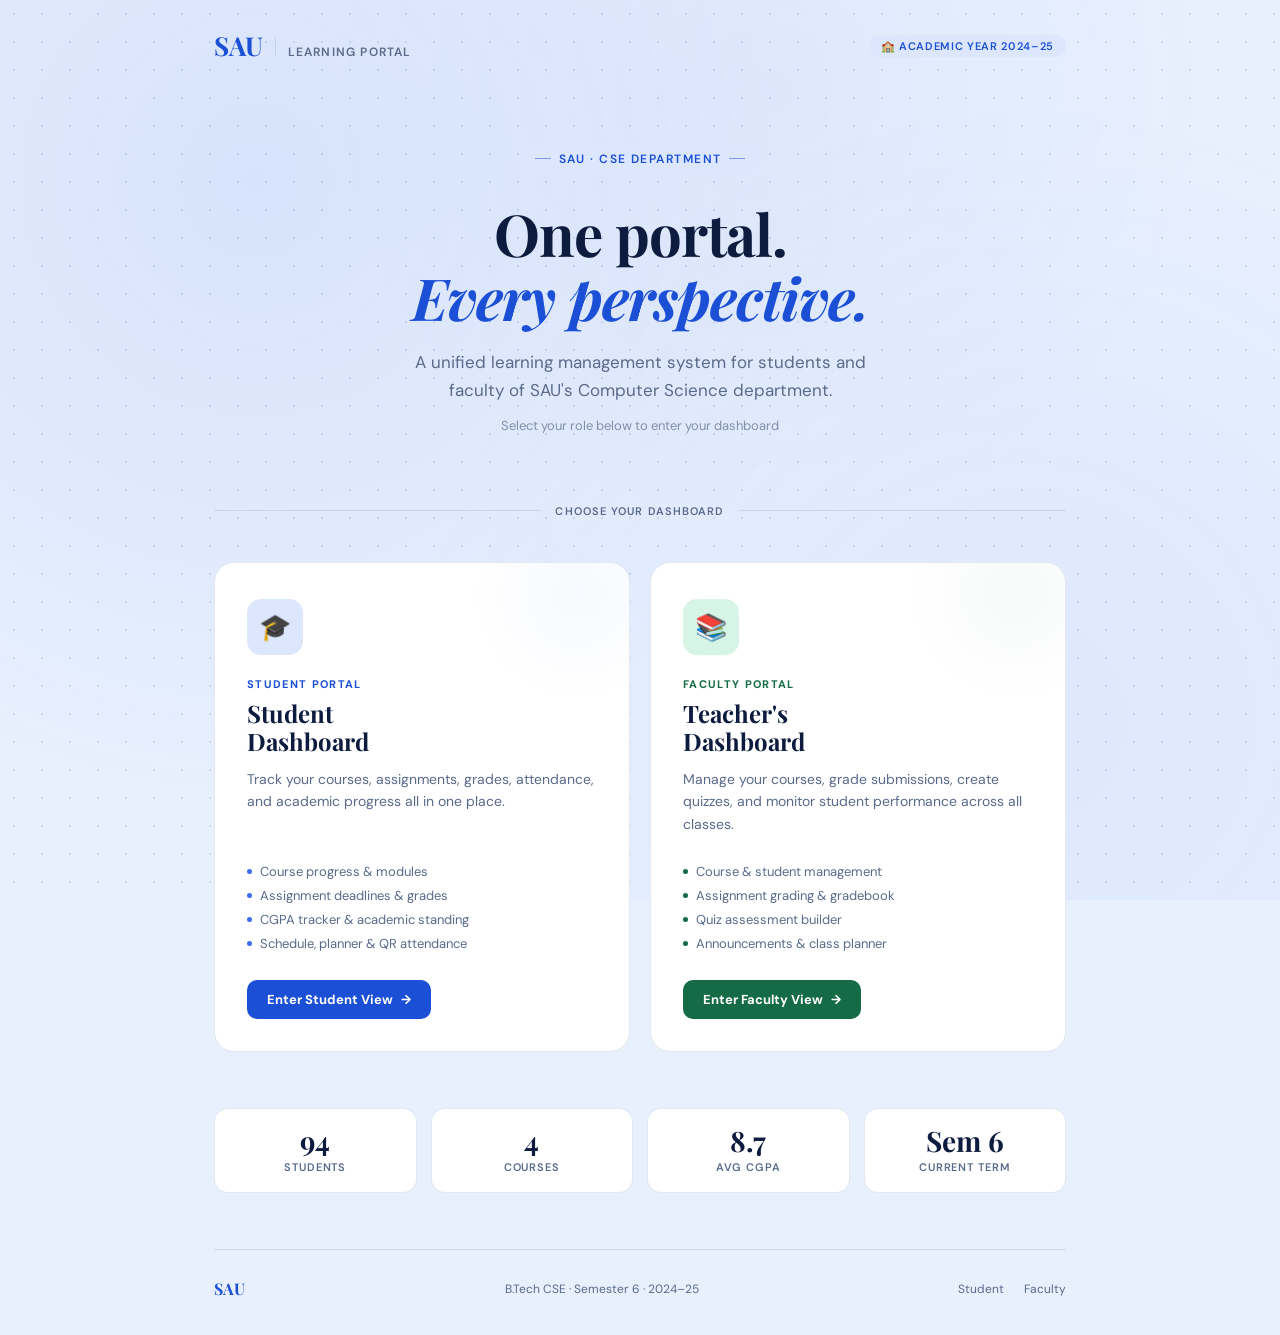
<file: index.html>
<!DOCTYPE html>
<html lang="en">
<head>
<meta charset="UTF-8">
<meta name="viewport" content="width=device-width, initial-scale=1.0">
<title>SAU Learning Portal</title>
<link href="https://fonts.googleapis.com/css2?family=Playfair+Display:ital,wght@0,700;1,700&family=DM+Sans:wght@400;500;600&display=swap" rel="stylesheet">
<style>
:root {
  --accent:       #1a4fd6;
  --accent-mid:   #3b6ef0;
  --accent-light: #dce7fd;
  --bg:           #e8f0fe;
  --surface:      #ffffff;
  --text:         #0d1b3e;
  --muted:        #5a6a8a;
  --border:       rgba(26,60,140,0.12);
  --green:        #146b45;
  --green-light:  #d6f5e7;
  --amber:        #a05a08;
  --amber-light:  #fef3dc;
}

*,*::before,*::after { margin:0; padding:0; box-sizing:border-box; }
html { font-size:16px; scroll-behavior:smooth; }

body {
  font-family: 'DM Sans', sans-serif;
  background: var(--bg);
  color: var(--text);
  min-height: 100vh;
  overflow-x: hidden;
}

/* ── BACKGROUND PATTERN ── */
body::before {
  content: '';
  position: fixed;
  inset: 0;
  background-image:
    radial-gradient(circle at 20% 20%, rgba(26,79,214,0.08) 0%, transparent 50%),
    radial-gradient(circle at 80% 80%, rgba(59,110,240,0.06) 0%, transparent 50%),
    radial-gradient(circle at 60% 10%, rgba(26,79,214,0.04) 0%, transparent 40%);
  pointer-events: none;
  z-index: 0;
}

/* ── DOT GRID ── */
body::after {
  content: '';
  position: fixed;
  inset: 0;
  background-image: radial-gradient(circle, rgba(26,60,140,0.12) 1px, transparent 1px);
  background-size: 28px 28px;
  pointer-events: none;
  z-index: 0;
}

.page {
  position: relative;
  z-index: 1;
  max-width: 900px;
  margin: 0 auto;
  padding: 0 24px;
}

/* ── NAV ── */
nav {
  display: flex;
  align-items: center;
  justify-content: space-between;
  padding: 28px 0 0;
  opacity: 0;
  animation: fadeUp 0.6s ease forwards;
}

.nav-logo {
  display: flex;
  align-items: baseline;
  gap: 10px;
}

.logo-mark {
  font-family: 'Playfair Display', serif;
  font-size: 26px;
  font-weight: 700;
  color: var(--accent);
  letter-spacing: -0.5px;
}

.logo-divider {
  width: 1px;
  height: 18px;
  background: var(--border);
  margin: 0 2px;
  align-self: center;
}

.logo-sub {
  font-size: 12px;
  color: var(--muted);
  letter-spacing: 0.10em;
  text-transform: uppercase;
  font-weight: 600;
}

.nav-tag {
  font-size: 11px;
  font-weight: 600;
  background: var(--accent-light);
  color: var(--accent);
  padding: 4px 12px;
  border-radius: 20px;
  letter-spacing: 0.06em;
  text-transform: uppercase;
}

/* ── HERO ── */
.hero {
  text-align: center;
  padding: 80px 0 60px;
  opacity: 0;
  animation: fadeUp 0.7s 0.15s ease forwards;
}

.hero-eyebrow {
  display: inline-flex;
  align-items: center;
  gap: 8px;
  font-size: 12px;
  font-weight: 600;
  color: var(--accent);
  text-transform: uppercase;
  letter-spacing: 0.12em;
  background: var(--accent-light);
  padding: 6px 16px;
  border-radius: 20px;
  margin-bottom: 28px;
}

.hero-eyebrow::before,
.hero-eyebrow::after {
  content: '';
  width: 16px;
  height: 1px;
  background: var(--accent);
  opacity: 0.5;
}

.hero h1 {
  font-family: 'Playfair Display', serif;
  font-size: clamp(38px, 6vw, 58px);
  font-weight: 700;
  color: var(--text);
  line-height: 1.12;
  margin-bottom: 18px;
  letter-spacing: -1px;
}

.hero h1 em {
  font-style: italic;
  color: var(--accent);
}

.hero-sub {
  font-size: 17px;
  color: var(--muted);
  max-width: 480px;
  margin: 0 auto 12px;
  line-height: 1.65;
  font-weight: 400;
}

.hero-meta {
  font-size: 13px;
  color: var(--muted);
  opacity: 0.7;
  margin-top: 6px;
}

/* ── SEPARATOR ── */
.sep {
  display: flex;
  align-items: center;
  gap: 14px;
  margin: 10px 0 44px;
  opacity: 0;
  animation: fadeUp 0.6s 0.3s ease forwards;
}
.sep-line { flex: 1; height: 1px; background: var(--border); }
.sep-label { font-size: 11px; color: var(--muted); font-weight: 600; text-transform: uppercase; letter-spacing: 0.10em; white-space: nowrap; }

/* ── CARDS ── */
.cards {
  display: grid;
  grid-template-columns: 1fr 1fr;
  gap: 20px;
  margin-bottom: 56px;
}

.portal-card {
  background: var(--surface);
  border: 1px solid var(--border);
  border-radius: 20px;
  padding: 36px 32px 32px;
  text-decoration: none;
  color: inherit;
  display: flex;
  flex-direction: column;
  gap: 0;
  position: relative;
  overflow: hidden;
  transition: transform 0.22s ease, box-shadow 0.22s ease, border-color 0.22s ease;
  opacity: 0;
  cursor: pointer;
}

.portal-card:nth-child(1) { animation: fadeUp 0.65s 0.35s ease forwards; }
.portal-card:nth-child(2) { animation: fadeUp 0.65s 0.45s ease forwards; }

.portal-card::before {
  content: '';
  position: absolute;
  top: 0; left: 0; right: 0;
  height: 3px;
  border-radius: 20px 20px 0 0;
  opacity: 0;
  transition: opacity 0.22s;
}

.portal-card.student::before { background: linear-gradient(90deg, #1a4fd6, #3b6ef0); }
.portal-card.teacher::before { background: linear-gradient(90deg, #146b45, #1d9e75); }

.portal-card:hover {
  transform: translateY(-4px);
  box-shadow: 0 8px 40px rgba(26,60,140,0.14);
  border-color: rgba(26,60,140,0.22);
}

.portal-card:hover::before { opacity: 1; }

.card-glow {
  position: absolute;
  width: 220px; height: 220px;
  border-radius: 50%;
  top: -80px; right: -60px;
  pointer-events: none;
  transition: opacity 0.3s;
  opacity: 0.035;
}

.student .card-glow { background: radial-gradient(circle, #1a4fd6, transparent 70%); }
.teacher .card-glow { background: radial-gradient(circle, #146b45, transparent 70%); }
.portal-card:hover .card-glow { opacity: 0.07; }

.card-icon {
  width: 56px; height: 56px;
  border-radius: 14px;
  display: flex; align-items: center; justify-content: center;
  font-size: 26px;
  margin-bottom: 22px;
  flex-shrink: 0;
}

.student .card-icon { background: var(--accent-light); }
.teacher .card-icon { background: var(--green-light); }

.card-role {
  font-size: 11px;
  font-weight: 700;
  text-transform: uppercase;
  letter-spacing: 0.12em;
  margin-bottom: 8px;
}

.student .card-role { color: var(--accent); }
.teacher .card-role { color: var(--green); }

.card-title {
  font-family: 'Playfair Display', serif;
  font-size: 24px;
  font-weight: 700;
  color: var(--text);
  margin-bottom: 12px;
  line-height: 1.2;
}

.card-desc {
  font-size: 14px;
  color: var(--muted);
  line-height: 1.6;
  flex: 1;
  margin-bottom: 28px;
}

.card-features {
  display: flex;
  flex-direction: column;
  gap: 7px;
  margin-bottom: 28px;
}

.feature-item {
  display: flex;
  align-items: center;
  gap: 8px;
  font-size: 13px;
  color: var(--muted);
}

.feature-dot {
  width: 5px; height: 5px;
  border-radius: 50%;
  flex-shrink: 0;
}

.student .feature-dot { background: var(--accent-mid); }
.teacher .feature-dot { background: var(--green); }

.card-cta {
  display: inline-flex;
  align-items: center;
  gap: 8px;
  font-size: 13px;
  font-weight: 700;
  padding: 11px 20px;
  border-radius: 10px;
  border: none;
  cursor: pointer;
  font-family: 'DM Sans', sans-serif;
  transition: opacity 0.15s, transform 0.1s;
  text-decoration: none;
  align-self: flex-start;
}

.card-cta:hover { opacity: 0.88; }
.card-cta:active { transform: scale(0.97); }
.student .card-cta { background: var(--accent); color: white; }
.teacher .card-cta { background: var(--green); color: white; }

.cta-arrow {
  transition: transform 0.2s;
}
.portal-card:hover .cta-arrow { transform: translateX(3px); }

/* ── STATS STRIP ── */
.stats-strip {
  display: grid;
  grid-template-columns: repeat(4, 1fr);
  gap: 14px;
  margin-bottom: 56px;
  opacity: 0;
  animation: fadeUp 0.6s 0.55s ease forwards;
}

.stat-item {
  background: var(--surface);
  border: 1px solid var(--border);
  border-radius: 14px;
  padding: 18px 16px;
  text-align: center;
}

.stat-num {
  font-family: 'Playfair Display', serif;
  font-size: 28px;
  font-weight: 700;
  color: var(--text);
  line-height: 1;
  margin-bottom: 5px;
}

.stat-lbl {
  font-size: 11px;
  color: var(--muted);
  text-transform: uppercase;
  letter-spacing: 0.08em;
  font-weight: 600;
}

/* ── FOOTER ── */
footer {
  border-top: 1px solid var(--border);
  padding: 28px 0 36px;
  display: flex;
  align-items: center;
  justify-content: space-between;
  opacity: 0;
  animation: fadeUp 0.6s 0.65s ease forwards;
}

.footer-logo {
  font-family: 'Playfair Display', serif;
  font-size: 16px;
  font-weight: 700;
  color: var(--accent);
}

.footer-text {
  font-size: 12px;
  color: var(--muted);
}

.footer-links {
  display: flex;
  gap: 20px;
}

.footer-links a {
  font-size: 12px;
  color: var(--muted);
  text-decoration: none;
  transition: color 0.15s;
}

.footer-links a:hover { color: var(--accent); }

/* ── ANIMATIONS ── */
@keyframes fadeUp {
  from { opacity: 0; transform: translateY(18px); }
  to   { opacity: 1; transform: translateY(0); }
}

/* ── RESPONSIVE ── */
@media (max-width: 640px) {
  .cards { grid-template-columns: 1fr; }
  .stats-strip { grid-template-columns: 1fr 1fr; }
  .hero { padding: 52px 0 40px; }
  footer { flex-direction: column; gap: 14px; text-align: center; }
  .footer-links { justify-content: center; }
}
</style>
</head>
<body>

<div class="page">

  <!-- NAV -->
  <nav>
    <div class="nav-logo">
      <span class="logo-mark">SAU</span>
      <div class="logo-divider"></div>
      <span class="logo-sub">Learning Portal</span>
    </div>
    <span class="nav-tag">&#127979; Academic Year 2024–25</span>
  </nav>

  <!-- HERO -->
  <div class="hero">
    <div class="hero-eyebrow">SAU · CSE Department</div>
    <h1>One portal.<br><em>Every perspective.</em></h1>
    <p class="hero-sub">A unified learning management system for students and faculty of SAU's Computer Science department.</p>
    <p class="hero-meta">Select your role below to enter your dashboard</p>
  </div>

  <!-- SEPARATOR -->
  <div class="sep">
    <div class="sep-line"></div>
    <span class="sep-label">Choose your dashboard</span>
    <div class="sep-line"></div>
  </div>

  <!-- PORTAL CARDS -->
  <div class="cards">

    <!-- STUDENT -->
    <a class="portal-card student" href="studentdashboard.html">
      <div class="card-glow"></div>
      <div class="card-icon">&#127891;</div>
      <div class="card-role">Student Portal</div>
      <div class="card-title">Student<br>Dashboard</div>
      <p class="card-desc">Track your courses, assignments, grades, attendance, and academic progress all in one place.</p>
      <div class="card-features">
        <div class="feature-item"><div class="feature-dot"></div>Course progress & modules</div>
        <div class="feature-item"><div class="feature-dot"></div>Assignment deadlines & grades</div>
        <div class="feature-item"><div class="feature-dot"></div>CGPA tracker & academic standing</div>
        <div class="feature-item"><div class="feature-dot"></div>Schedule, planner & QR attendance</div>
      </div>
      <span class="card-cta">Enter Student View <span class="cta-arrow">&#8594;</span></span>
    </a>

    <!-- TEACHER -->
    <a class="portal-card teacher" href="teacher-dashboard.html">
      <div class="card-glow"></div>
      <div class="card-icon">&#128218;</div>
      <div class="card-role">Faculty Portal</div>
      <div class="card-title">Teacher's<br>Dashboard</div>
      <p class="card-desc">Manage your courses, grade submissions, create quizzes, and monitor student performance across all classes.</p>
      <div class="card-features">
        <div class="feature-item"><div class="feature-dot"></div>Course & student management</div>
        <div class="feature-item"><div class="feature-dot"></div>Assignment grading & gradebook</div>
        <div class="feature-item"><div class="feature-dot"></div>Quiz assessment builder</div>
        <div class="feature-item"><div class="feature-dot"></div>Announcements & class planner</div>
      </div>
      <span class="card-cta">Enter Faculty View <span class="cta-arrow">&#8594;</span></span>
    </a>

  </div>

  <!-- STATS STRIP -->
  <div class="stats-strip">
    <div class="stat-item">
      <div class="stat-num">94</div>
      <div class="stat-lbl">Students</div>
    </div>
    <div class="stat-item">
      <div class="stat-num">4</div>
      <div class="stat-lbl">Courses</div>
    </div>
    <div class="stat-item">
      <div class="stat-num">8.7</div>
      <div class="stat-lbl">Avg CGPA</div>
    </div>
    <div class="stat-item">
      <div class="stat-num">Sem 6</div>
      <div class="stat-lbl">Current Term</div>
    </div>
  </div>

  <!-- FOOTER -->
  <footer>
    <span class="footer-logo">SAU</span>
    <span class="footer-text">B.Tech CSE &middot; Semester 6 &middot; 2024–25</span>
    <div class="footer-links">
      <a href="studentdashboard.html">Student</a>
      <a href="teacher-dashboard.html">Faculty</a>
    </div>
  </footer>

</div>
</body>
</html>
</file>
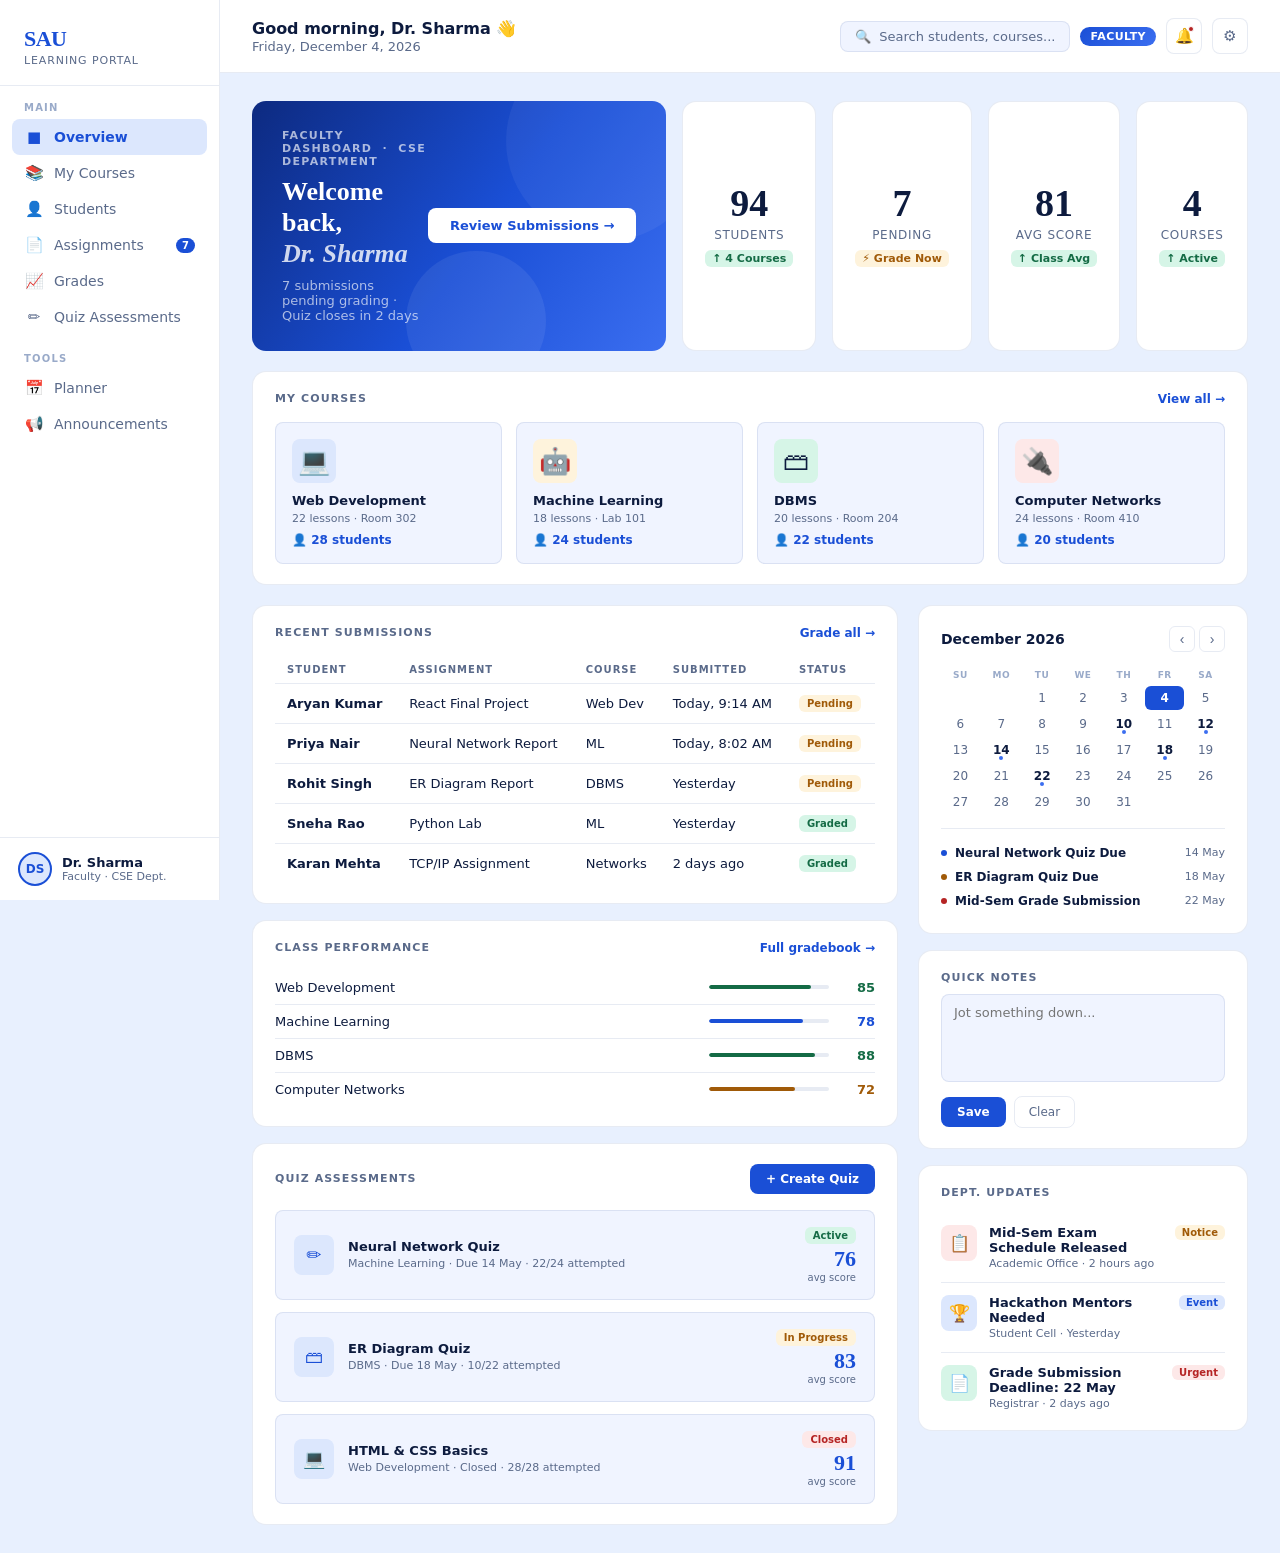
<file: teacher-dashboard.html>
<!DOCTYPE html>
<html lang="en">
<head>
<meta charset="UTF-8">
<meta name="viewport" content="width=device-width, initial-scale=1.0">
<title>SAU LMS — Teacher Dashboard</title>
<style>
:root {
  --bg:            #e8f0fe;
  --surface:       #ffffff;
  --surface2:      #f0f4ff;
  --surface3:      #dce7fd;
  --text:          #0d1b3e;
  --muted:         #5a6a8a;
  --subtle:        #99aac9;
  --accent:        #1a4fd6;
  --accent-mid:    #3b6ef0;
  --accent-light:  #dce7fd;
  --accent-hover:  #1240b8;
  --green:         #146b45;
  --green-light:   #d6f5e7;
  --amber:         #a05a08;
  --amber-light:   #fef3dc;
  --red:           #b52424;
  --red-light:     #fde8e8;
  --border:        rgba(26,60,140,0.10);
  --border-strong: rgba(26,60,140,0.20);
  --radius:        14px;
  --radius-sm:     8px;
  --radius-xs:     6px;
  --shadow:        0 1px 4px rgba(26,60,140,0.08), 0 4px 16px rgba(26,60,140,0.06);
  --shadow-lg:     0 2px 10px rgba(26,60,140,0.10), 0 16px 40px rgba(26,60,140,0.08);
  --font:          -apple-system, BlinkMacSystemFont, "Segoe UI", system-ui, sans-serif;
  --font-serif:    "Georgia","Times New Roman",serif;
}
*,*::before,*::after{margin:0;padding:0;box-sizing:border-box;}
html{font-size:15px;}
body{font-family:var(--font);background:var(--bg);color:var(--text);min-height:100vh;display:flex;}

/* ── SIDEBAR ── */
.sidebar{width:220px;min-height:100vh;background:var(--surface);border-right:1px solid var(--border);display:flex;flex-direction:column;position:sticky;top:0;height:100vh;flex-shrink:0;}
.sidebar-logo{padding:26px 24px 18px;border-bottom:1px solid var(--border);}
.logo-name{font-family:var(--font-serif);font-size:22px;font-weight:bold;color:var(--accent);letter-spacing:-0.5px;}
.logo-sub{font-size:11px;color:var(--muted);letter-spacing:0.08em;text-transform:uppercase;margin-top:2px;}
.sidebar-nav{padding:16px 12px;flex:1;overflow-y:auto;}
.nav-label{font-size:10px;text-transform:uppercase;letter-spacing:0.12em;color:var(--subtle);padding:0 12px;margin:18px 0 6px;font-weight:600;}
.nav-label:first-child{margin-top:0;}
.nav-item{display:flex;align-items:center;gap:10px;padding:9px 12px;border-radius:var(--radius-sm);cursor:pointer;font-size:14px;color:var(--muted);transition:background 0.15s,color 0.15s;user-select:none;}
.nav-item:hover{background:var(--surface2);color:var(--text);}
.nav-item.active{background:var(--accent-light);color:var(--accent);font-weight:600;}
.nav-icon{font-size:15px;width:20px;text-align:center;flex-shrink:0;}
.nav-badge{margin-left:auto;background:var(--accent);color:white;font-size:10px;font-weight:700;padding:2px 6px;border-radius:10px;}
.sidebar-user{padding:14px 18px;border-top:1px solid var(--border);display:flex;align-items:center;gap:10px;cursor:pointer;}
.user-avatar{width:34px;height:34px;border-radius:50%;background:var(--accent-light);color:var(--accent);display:flex;align-items:center;justify-content:center;font-size:12px;font-weight:700;flex-shrink:0;border:2px solid var(--accent);}
.user-name{font-size:13px;font-weight:600;}
.user-role{font-size:11px;color:var(--muted);}

/* ── MAIN ── */
.main{flex:1;min-width:0;display:flex;flex-direction:column;}
.topbar{padding:18px 32px;display:flex;align-items:center;justify-content:space-between;background:var(--surface);border-bottom:1px solid var(--border);position:sticky;top:0;z-index:50;}
.topbar-greeting{font-size:16px;font-weight:600;}
.topbar-date{font-size:13px;color:var(--muted);margin-top:1px;}
.topbar-right{display:flex;align-items:center;gap:10px;}
.icon-btn{width:36px;height:36px;border-radius:var(--radius-sm);border:1px solid var(--border);background:var(--surface);display:flex;align-items:center;justify-content:center;cursor:pointer;color:var(--muted);font-size:15px;transition:background 0.15s,color 0.15s;position:relative;}
.icon-btn:hover{background:var(--surface2);color:var(--text);}
.notif-dot::after{content:'';position:absolute;top:7px;right:7px;width:6px;height:6px;background:var(--red);border-radius:50%;border:1.5px solid var(--surface);}
.search-box{display:flex;align-items:center;gap:8px;background:var(--surface2);border:1px solid var(--border);border-radius:var(--radius-sm);padding:7px 14px;min-width:210px;font-size:13px;color:var(--muted);cursor:text;font-family:var(--font);transition:border-color 0.15s;}
.search-box:hover{border-color:var(--border-strong);}
.teacher-badge{font-size:11px;font-weight:700;background:linear-gradient(135deg,#1a4fd6,#3b6ef0);color:white;padding:3px 10px;border-radius:10px;letter-spacing:0.04em;}

/* ── VIEWS ── */
.view{display:none;}
.view.active{display:block;}
.content{padding:28px 32px;display:grid;gap:20px;}

/* ── CARDS ── */
.card{background:var(--surface);border-radius:var(--radius);border:1px solid var(--border);overflow:hidden;}
.card-pad{padding:20px 22px;}
.card-header{display:flex;align-items:center;justify-content:space-between;margin-bottom:16px;}
.card-title{font-size:11px;font-weight:700;text-transform:uppercase;letter-spacing:0.10em;color:var(--muted);}
.card-action{font-size:12px;color:var(--accent);cursor:pointer;font-weight:600;}
.card-action:hover{text-decoration:underline;}

/* ── STAT CARDS ── */
.top-row{display:grid;grid-template-columns:1fr auto auto auto auto;gap:16px;align-items:stretch;}
.stat-card{min-width:110px;display:flex;flex-direction:column;justify-content:center;text-align:center;}
.stat-val{font-family:var(--font-serif);font-size:38px;font-weight:bold;line-height:1;color:var(--text);}
.stat-label{font-size:12px;color:var(--muted);margin-top:6px;font-weight:500;text-transform:uppercase;letter-spacing:0.06em;}
.stat-trend{display:inline-flex;align-items:center;gap:3px;font-size:11px;font-weight:600;margin-top:8px;padding:2px 7px;border-radius:var(--radius-xs);}
.trend-up{background:var(--green-light);color:var(--green);}
.trend-warn{background:var(--amber-light);color:var(--amber);}
.trend-red{background:var(--red-light);color:var(--red);}

/* ── HERO ── */
.hero{background:linear-gradient(125deg,#0d2a80 0%,#1a4fd6 55%,#3b6ef0 100%);border-radius:var(--radius);padding:28px 30px;display:flex;align-items:center;justify-content:space-between;border:none;position:relative;overflow:hidden;}
.hero-orb1{position:absolute;width:200px;height:200px;border-radius:50%;background:rgba(255,255,255,0.05);top:-60px;right:-40px;pointer-events:none;}
.hero-orb2{position:absolute;width:140px;height:140px;border-radius:50%;background:rgba(255,255,255,0.07);bottom:-40px;right:120px;pointer-events:none;}
.hero-text{position:relative;z-index:1;}
.hero-eyebrow{font-size:11px;text-transform:uppercase;letter-spacing:0.12em;color:rgba(255,255,255,0.65);font-weight:600;margin-bottom:8px;}
.hero-title{font-family:var(--font-serif);font-size:26px;font-weight:bold;color:white;line-height:1.2;margin-bottom:8px;}
.hero-title em{font-style:italic;color:rgba(255,255,255,0.8);}
.hero-sub{font-size:13px;color:rgba(255,255,255,0.65);}
.hero-cta{position:relative;z-index:1;background:white;color:var(--accent);border:none;padding:10px 22px;border-radius:var(--radius-sm);font-weight:700;font-size:13px;cursor:pointer;font-family:var(--font);transition:opacity 0.15s,transform 0.1s;flex-shrink:0;}
.hero-cta:hover{opacity:0.92;}
.hero-cta:active{transform:scale(0.97);}

/* ── GRID LAYOUTS ── */
.grid-2-1{display:grid;grid-template-columns:1fr 330px;gap:20px;align-items:start;}
.grid-2{display:grid;grid-template-columns:1fr 1fr;gap:20px;}
.grid-3{display:grid;grid-template-columns:1fr 1fr 1fr;gap:20px;}

/* ── COURSES ── */
.courses-scroll{display:grid;grid-template-columns:repeat(auto-fill,minmax(180px,1fr));gap:14px;}
.course-card{background:var(--surface2);border-radius:var(--radius-sm);padding:16px;border:1px solid var(--border);transition:box-shadow 0.15s,transform 0.15s;cursor:pointer;}
.course-card:hover{box-shadow:var(--shadow);transform:translateY(-1px);}
.course-icon{font-size:26px;margin-bottom:10px;width:44px;height:44px;display:flex;align-items:center;justify-content:center;border-radius:var(--radius-sm);}
.course-name{font-size:13px;font-weight:700;margin-bottom:4px;color:var(--text);}
.course-meta{font-size:11px;color:var(--muted);margin-bottom:8px;}
.course-students{font-size:12px;font-weight:600;color:var(--accent);}
.progress-bar{height:4px;background:var(--border);border-radius:2px;overflow:hidden;margin-bottom:4px;}
.progress-fill{height:100%;background:var(--accent);border-radius:2px;}
.progress-pct{font-size:11px;color:var(--accent);font-weight:600;}

/* ── TABLE ── */
.data-table{width:100%;border-collapse:collapse;font-size:13px;}
.data-table th{font-size:10px;text-transform:uppercase;letter-spacing:0.10em;color:var(--muted);font-weight:700;padding:8px 12px;border-bottom:1px solid var(--border);text-align:left;}
.data-table td{padding:11px 12px;border-bottom:1px solid var(--border);vertical-align:middle;}
.data-table tr:last-child td{border-bottom:none;}
.data-table tr:hover td{background:var(--surface2);}

/* ── BADGES ── */
.badge{display:inline-flex;align-items:center;padding:3px 8px;border-radius:var(--radius-xs);font-size:10px;font-weight:700;}
.badge-green{background:var(--green-light);color:var(--green);}
.badge-amber{background:var(--amber-light);color:var(--amber);}
.badge-red{background:var(--red-light);color:var(--red);}
.badge-blue{background:var(--accent-light);color:var(--accent);}

/* ── QUIZ CARDS ── */
.quiz-list{display:flex;flex-direction:column;gap:12px;}
.quiz-item{background:var(--surface2);border-radius:var(--radius-sm);padding:16px 18px;border:1px solid var(--border);display:flex;align-items:center;gap:14px;}
.quiz-icon{width:40px;height:40px;border-radius:var(--radius-sm);background:var(--accent-light);color:var(--accent);display:flex;align-items:center;justify-content:center;font-size:18px;flex-shrink:0;}
.quiz-body{flex:1;min-width:0;}
.quiz-name{font-size:13px;font-weight:700;margin-bottom:3px;}
.quiz-meta{font-size:11px;color:var(--muted);}
.quiz-stats{text-align:right;flex-shrink:0;}
.quiz-score{font-family:var(--font-serif);font-size:22px;font-weight:bold;color:var(--accent);line-height:1;}
.quiz-score-label{font-size:10px;color:var(--muted);margin-top:2px;}

/* ── GRADE BARS ── */
.grade-row{display:flex;align-items:center;padding:9px 0;border-bottom:1px solid var(--border);gap:10px;}
.grade-row:last-child{border-bottom:none;}
.grade-subject{font-size:13px;font-weight:500;flex:1;}
.grade-bar-wrap{flex:1;max-width:120px;height:4px;background:var(--border);border-radius:2px;overflow:hidden;}
.grade-bar{height:100%;border-radius:2px;}
.grade-score{font-size:13px;font-weight:700;min-width:36px;text-align:right;}

/* ── BUTTONS ── */
.btn-primary{background:var(--accent);color:white;border:none;padding:8px 16px;border-radius:var(--radius-sm);font-size:12px;font-weight:700;font-family:var(--font);cursor:pointer;transition:background 0.15s,transform 0.1s;display:inline-flex;align-items:center;gap:6px;}
.btn-primary:hover{background:var(--accent-hover);}
.btn-primary:active{transform:scale(0.97);}
.btn-ghost{background:none;color:var(--muted);border:1px solid var(--border);padding:8px 14px;border-radius:var(--radius-sm);font-size:12px;font-weight:500;font-family:var(--font);cursor:pointer;transition:background 0.15s,color 0.15s;}
.btn-ghost:hover{background:var(--surface2);color:var(--text);}

/* ── FEED / UPDATES ── */
.feed-item{display:flex;gap:12px;padding:12px 0;border-bottom:1px solid var(--border);cursor:pointer;transition:opacity 0.15s;}
.feed-item:hover{opacity:0.75;}
.feed-item:last-child{border-bottom:none;padding-bottom:0;}
.feed-icon-wrap{width:36px;height:36px;border-radius:var(--radius-sm);display:flex;align-items:center;justify-content:center;font-size:17px;flex-shrink:0;}
.feed-title{font-size:13px;font-weight:600;margin-bottom:2px;}
.feed-meta{font-size:11px;color:var(--muted);}
.feed-badge{font-size:10px;font-weight:700;padding:2px 7px;border-radius:var(--radius-xs);margin-left:auto;align-self:flex-start;flex-shrink:0;white-space:nowrap;}

/* ── MINI CALENDAR ── */
.mini-cal-header{display:flex;align-items:center;justify-content:space-between;margin-bottom:14px;}
.cal-month{font-size:14px;font-weight:700;}
.cal-nav{display:flex;gap:4px;}
.cal-nav button{width:26px;height:26px;border:1px solid var(--border);border-radius:var(--radius-xs);background:none;cursor:pointer;color:var(--muted);font-size:14px;display:flex;align-items:center;justify-content:center;transition:background 0.12s;}
.cal-nav button:hover{background:var(--surface2);}
.cal-grid{display:grid;grid-template-columns:repeat(7,1fr);gap:2px;}
.cal-dow{text-align:center;font-size:9px;font-weight:700;text-transform:uppercase;color:var(--subtle);padding:4px 0;letter-spacing:0.06em;}
.cal-day{text-align:center;font-size:12px;padding:5px 2px;border-radius:var(--radius-xs);cursor:pointer;color:var(--muted);transition:background 0.1s,color 0.1s;}
.cal-day:hover{background:var(--surface2);color:var(--text);}
.cal-day.today{background:var(--accent);color:white;font-weight:700;}
.cal-day.has-event{color:var(--text);font-weight:600;position:relative;}
.cal-day.has-event::after{content:'';position:absolute;bottom:2px;left:50%;transform:translateX(-50%);width:4px;height:4px;background:var(--accent-mid);border-radius:50%;}
.cal-day.today.has-event::after{background:rgba(255,255,255,0.7);}
.cal-day.other-month{opacity:0.3;}
.upcoming-events{margin-top:14px;border-top:1px solid var(--border);padding-top:12px;}
.event-row{display:flex;align-items:center;gap:8px;padding:5px 0;}
.event-dot{width:6px;height:6px;border-radius:50%;flex-shrink:0;}
.event-name{font-size:12px;font-weight:600;flex:1;}
.event-date{font-size:11px;color:var(--muted);}

/* ── NOTES ── */
.notes-area{width:100%;border:1px solid var(--border);border-radius:var(--radius-sm);padding:10px 12px;font-size:13px;font-family:var(--font);color:var(--text);background:var(--surface2);resize:none;height:88px;transition:border-color 0.15s,background 0.15s;margin-bottom:10px;}
.notes-area:focus{outline:none;border-color:var(--accent-mid);background:var(--surface);}
.btn-row{display:flex;gap:8px;align-items:center;}
.note-saved{font-size:11px;color:var(--green);opacity:0;transition:opacity 0.3s;font-weight:600;}

/* ── RIGHT STACK ── */
.right-stack{display:flex;flex-direction:column;gap:16px;}

/* ── TABS ── */
.tabs{display:flex;gap:3px;background:var(--surface2);border-radius:var(--radius-sm);padding:3px;}
.tab{padding:5px 12px;border-radius:var(--radius-xs);font-size:12px;font-weight:500;cursor:pointer;color:var(--muted);transition:background 0.15s,color 0.15s;}
.tab.active{background:var(--surface);color:var(--text);font-weight:700;box-shadow:0 1px 3px rgba(26,60,140,0.10);}

/* ── MODAL ── */
.modal-overlay{display:none;position:fixed;inset:0;background:rgba(13,27,62,0.35);z-index:200;align-items:center;justify-content:center;}
.modal-overlay.open{display:flex;}
.modal{background:var(--surface);border-radius:var(--radius);padding:28px 30px;width:520px;max-width:95vw;max-height:90vh;overflow-y:auto;box-shadow:var(--shadow-lg);}
.modal-header{display:flex;align-items:center;justify-content:space-between;margin-bottom:20px;}
.modal-title{font-size:17px;font-weight:700;}
.modal-close{width:30px;height:30px;border-radius:50%;border:1px solid var(--border);background:none;cursor:pointer;color:var(--muted);font-size:16px;display:flex;align-items:center;justify-content:center;}
.modal-close:hover{background:var(--surface2);}
.form-group{margin-bottom:16px;}
.form-label{font-size:12px;font-weight:700;color:var(--muted);text-transform:uppercase;letter-spacing:0.06em;margin-bottom:6px;display:block;}
.form-input{width:100%;border:1px solid var(--border);border-radius:var(--radius-sm);padding:9px 12px;font-size:13px;font-family:var(--font);color:var(--text);background:var(--surface2);transition:border-color 0.15s;}
.form-input:focus{outline:none;border-color:var(--accent-mid);}
.form-select{width:100%;border:1px solid var(--border);border-radius:var(--radius-sm);padding:9px 12px;font-size:13px;font-family:var(--font);color:var(--text);background:var(--surface2);cursor:pointer;}
.modal-footer{display:flex;gap:10px;justify-content:flex-end;margin-top:22px;padding-top:16px;border-top:1px solid var(--border);}

/* ── PAGE HEADER ── */
.page-header{margin-bottom:20px;}
.page-title{font-size:22px;font-weight:700;color:var(--text);margin-bottom:4px;}
.page-sub{font-size:13px;color:var(--muted);}

/* ── PLACEHOLDER VIEWS ── */
.placeholder-view{display:flex;flex-direction:column;align-items:center;justify-content:center;padding:80px 32px;text-align:center;gap:12px;}
.placeholder-icon{font-size:48px;margin-bottom:8px;}
.placeholder-title{font-size:18px;font-weight:700;color:var(--text);}
.placeholder-sub{font-size:13px;color:var(--muted);max-width:340px;line-height:1.6;}
.placeholder-cta{margin-top:8px;}

/* ── RESPONSIVE ── */
@media(max-width:1100px){
  .grid-2-1{grid-template-columns:1fr;}
  .right-stack{display:grid;grid-template-columns:1fr 1fr;}
  .top-row{grid-template-columns:1fr 1fr;}
}
@media(max-width:820px){
  .sidebar{display:none;}
  .content{padding:18px;}
  .topbar{padding:14px 18px;}
  .grid-2,.grid-3{grid-template-columns:1fr;}
}
</style>
</head>
<body>

<!-- ══ SIDEBAR ══════════════════════════════════════════════ -->
<aside class="sidebar">
  <div class="sidebar-logo">
    <div class="logo-name">SAU</div>
    <div class="logo-sub">Learning Portal</div>
  </div>
  <nav class="sidebar-nav">
    <div class="nav-label">Main</div>
    <div class="nav-item active" onclick="showView('overview',this)">
      <span class="nav-icon">&#9632;</span>Overview
    </div>
    <div class="nav-item" onclick="showView('courses',this)">
      <span class="nav-icon">&#128218;</span>My Courses
    </div>
    <div class="nav-item" onclick="showView('students',this)">
      <span class="nav-icon">&#128100;</span>Students
    </div>
    <div class="nav-item" onclick="showView('assignments',this)">
      <span class="nav-icon">&#128196;</span>Assignments
      <span class="nav-badge">7</span>
    </div>
    <div class="nav-item" onclick="showView('grades',this)">
      <span class="nav-icon">&#128200;</span>Grades
    </div>
    <div class="nav-item" onclick="showView('quizzes',this)">
      <span class="nav-icon">&#9999;&#65039;</span>Quiz Assessments
    </div>
    <div class="nav-label">Tools</div>
    <div class="nav-item" onclick="showView('planner',this)">
      <span class="nav-icon">&#128197;</span>Planner
    </div>
    <div class="nav-item" onclick="showView('announcements',this)">
      <span class="nav-icon">&#128226;</span>Announcements
    </div>
  </nav>
  <div class="sidebar-user">
    <div class="user-avatar">DS</div>
    <div>
      <div class="user-name">Dr. Sharma</div>
      <div class="user-role">Faculty &middot; CSE Dept.</div>
    </div>
  </div>
</aside>

<!-- ══ MAIN ══════════════════════════════════════════════════ -->
<div class="main">

  <!-- TOPBAR -->
  <div class="topbar">
    <div>
      <div class="topbar-greeting">Good morning, Dr. Sharma &#128075;</div>
      <div class="topbar-date" id="topbar-date"></div>
    </div>
    <div class="topbar-right">
      <div class="search-box">&#128269;&nbsp; Search students, courses...</div>
      <div class="teacher-badge">FACULTY</div>
      <div class="icon-btn notif-dot" title="Notifications">&#128276;</div>
      <div class="icon-btn" title="Settings">&#9881;</div>
    </div>
  </div>

  <!-- ══════════════ VIEW: OVERVIEW ══════════════ -->
  <div id="view-overview" class="view active">
    <div class="content">

      <!-- STATS ROW -->
      <div class="top-row">
        <div class="hero">
          <div class="hero-orb1"></div>
          <div class="hero-orb2"></div>
          <div class="hero-text">
            <div class="hero-eyebrow">Faculty Dashboard &nbsp;&middot;&nbsp; CSE Department</div>
            <div class="hero-title">Welcome back,<br><em>Dr. Sharma</em></div>
            <div class="hero-sub">7 submissions pending grading &middot; Quiz closes in 2 days</div>
          </div>
          <button class="hero-cta" onclick="showView('assignments', document.querySelector('[onclick*=assignments]'))">Review Submissions &rarr;</button>
        </div>
        <div class="card card-pad stat-card">
          <div class="stat-val">94</div>
          <div class="stat-label">Students</div>
          <span class="stat-trend trend-up">&#8593; 4 Courses</span>
        </div>
        <div class="card card-pad stat-card">
          <div class="stat-val">7</div>
          <div class="stat-label">Pending</div>
          <span class="stat-trend trend-warn">&#9889; Grade Now</span>
        </div>
        <div class="card card-pad stat-card">
          <div class="stat-val">81</div>
          <div class="stat-label">Avg Score</div>
          <span class="stat-trend trend-up">&#8593; Class Avg</span>
        </div>
        <div class="card card-pad stat-card">
          <div class="stat-val">4</div>
          <div class="stat-label">Courses</div>
          <span class="stat-trend trend-up">&#8593; Active</span>
        </div>
      </div>

      <!-- COURSES QUICK VIEW -->
      <div class="card card-pad">
        <div class="card-header">
          <span class="card-title">My Courses</span>
          <span class="card-action" onclick="showView('courses', document.querySelector('[onclick*=courses]'))">View all &rarr;</span>
        </div>
        <div class="courses-scroll">
          <div class="course-card" onclick="showView('courses',null)">
            <div class="course-icon" style="background:#dce7fd;">&#128187;</div>
            <div class="course-name">Web Development</div>
            <div class="course-meta">22 lessons &middot; Room 302</div>
            <div class="course-students">&#128100; 28 students</div>
          </div>
          <div class="course-card" onclick="showView('courses',null)">
            <div class="course-icon" style="background:#fef3dc;">&#129302;</div>
            <div class="course-name">Machine Learning</div>
            <div class="course-meta">18 lessons &middot; Lab 101</div>
            <div class="course-students">&#128100; 24 students</div>
          </div>
          <div class="course-card" onclick="showView('courses',null)">
            <div class="course-icon" style="background:#d6f5e7;">&#128451;</div>
            <div class="course-name">DBMS</div>
            <div class="course-meta">20 lessons &middot; Room 204</div>
            <div class="course-students">&#128100; 22 students</div>
          </div>
          <div class="course-card" onclick="showView('courses',null)">
            <div class="course-icon" style="background:#fde8e8;">&#128268;</div>
            <div class="course-name">Computer Networks</div>
            <div class="course-meta">24 lessons &middot; Room 410</div>
            <div class="course-students">&#128100; 20 students</div>
          </div>
        </div>
      </div>

      <!-- BOTTOM 2-COL -->
      <div class="grid-2-1">
        <!-- LEFT -->
        <div style="display:flex;flex-direction:column;gap:16px;">

          <!-- RECENT SUBMISSIONS -->
          <div class="card card-pad">
            <div class="card-header">
              <span class="card-title">Recent Submissions</span>
              <span class="card-action" onclick="showView('assignments',document.querySelector('[onclick*=assignments]'))">Grade all &rarr;</span>
            </div>
            <table class="data-table">
              <thead>
                <tr>
                  <th>Student</th>
                  <th>Assignment</th>
                  <th>Course</th>
                  <th>Submitted</th>
                  <th>Status</th>
                </tr>
              </thead>
              <tbody>
                <tr><td><strong>Aryan Kumar</strong></td><td>React Final Project</td><td>Web Dev</td><td>Today, 9:14 AM</td><td><span class="badge badge-amber">Pending</span></td></tr>
                <tr><td><strong>Priya Nair</strong></td><td>Neural Network Report</td><td>ML</td><td>Today, 8:02 AM</td><td><span class="badge badge-amber">Pending</span></td></tr>
                <tr><td><strong>Rohit Singh</strong></td><td>ER Diagram Report</td><td>DBMS</td><td>Yesterday</td><td><span class="badge badge-amber">Pending</span></td></tr>
                <tr><td><strong>Sneha Rao</strong></td><td>Python Lab</td><td>ML</td><td>Yesterday</td><td><span class="badge badge-green">Graded</span></td></tr>
                <tr><td><strong>Karan Mehta</strong></td><td>TCP/IP Assignment</td><td>Networks</td><td>2 days ago</td><td><span class="badge badge-green">Graded</span></td></tr>
              </tbody>
            </table>
          </div>

          <!-- STUDENT PERFORMANCE -->
          <div class="card card-pad">
            <div class="card-header">
              <span class="card-title">Class Performance</span>
              <span class="card-action" onclick="showView('grades',document.querySelector('[onclick*=grades]'))">Full gradebook &rarr;</span>
            </div>
            <div class="grade-row"><div class="grade-subject">Web Development</div><div class="grade-bar-wrap"><div class="grade-bar" style="width:85%;background:var(--green);"></div></div><div class="grade-score" style="color:var(--green);">85</div></div>
            <div class="grade-row"><div class="grade-subject">Machine Learning</div><div class="grade-bar-wrap"><div class="grade-bar" style="width:78%;background:var(--accent);"></div></div><div class="grade-score" style="color:var(--accent);">78</div></div>
            <div class="grade-row"><div class="grade-subject">DBMS</div><div class="grade-bar-wrap"><div class="grade-bar" style="width:88%;background:var(--green);"></div></div><div class="grade-score" style="color:var(--green);">88</div></div>
            <div class="grade-row"><div class="grade-subject">Computer Networks</div><div class="grade-bar-wrap"><div class="grade-bar" style="width:72%;background:var(--amber);"></div></div><div class="grade-score" style="color:var(--amber);">72</div></div>
          </div>

          <!-- QUIZ ASSESSMENTS -->
          <div class="card card-pad">
            <div class="card-header">
              <span class="card-title">Quiz Assessments</span>
              <button class="btn-primary" onclick="openModal('modal-create-quiz')">&#43; Create Quiz</button>
            </div>
            <div class="quiz-list">
              <div class="quiz-item">
                <div class="quiz-icon">&#9999;&#65039;</div>
                <div class="quiz-body">
                  <div class="quiz-name">Neural Network Quiz</div>
                  <div class="quiz-meta">Machine Learning &middot; Due 14 May &middot; 22/24 attempted</div>
                </div>
                <div style="display:flex;flex-direction:column;align-items:flex-end;gap:4px;">
                  <span class="badge badge-green">Active</span>
                  <div class="quiz-stats"><div class="quiz-score">76</div><div class="quiz-score-label">avg score</div></div>
                </div>
              </div>
              <div class="quiz-item">
                <div class="quiz-icon">&#128451;</div>
                <div class="quiz-body">
                  <div class="quiz-name">ER Diagram Quiz</div>
                  <div class="quiz-meta">DBMS &middot; Due 18 May &middot; 10/22 attempted</div>
                </div>
                <div style="display:flex;flex-direction:column;align-items:flex-end;gap:4px;">
                  <span class="badge badge-amber">In Progress</span>
                  <div class="quiz-stats"><div class="quiz-score">83</div><div class="quiz-score-label">avg score</div></div>
                </div>
              </div>
              <div class="quiz-item">
                <div class="quiz-icon">&#128187;</div>
                <div class="quiz-body">
                  <div class="quiz-name">HTML & CSS Basics</div>
                  <div class="quiz-meta">Web Development &middot; Closed &middot; 28/28 attempted</div>
                </div>
                <div style="display:flex;flex-direction:column;align-items:flex-end;gap:4px;">
                  <span class="badge badge-red">Closed</span>
                  <div class="quiz-stats"><div class="quiz-score">91</div><div class="quiz-score-label">avg score</div></div>
                </div>
              </div>
            </div>
          </div>

        </div><!-- /left -->

        <!-- RIGHT COLUMN -->
        <div class="right-stack">
          <!-- MINI CALENDAR -->
          <div class="card card-pad">
            <div class="mini-cal-header">
              <span class="cal-month" id="cal-month-label"></span>
              <div class="cal-nav">
                <button onclick="changeMonth(-1)">&#8249;</button>
                <button onclick="changeMonth(1)">&#8250;</button>
              </div>
            </div>
            <div class="cal-grid" id="cal-grid"></div>
            <div class="upcoming-events">
              <div class="event-row"><div class="event-dot" style="background:var(--accent);"></div><div class="event-name">Neural Network Quiz Due</div><div class="event-date">14 May</div></div>
              <div class="event-row"><div class="event-dot" style="background:var(--amber);"></div><div class="event-name">ER Diagram Quiz Due</div><div class="event-date">18 May</div></div>
              <div class="event-row"><div class="event-dot" style="background:var(--red);"></div><div class="event-name">Mid-Sem Grade Submission</div><div class="event-date">22 May</div></div>
            </div>
          </div>

          <!-- QUICK NOTES -->
          <div class="card card-pad">
            <div class="card-header" style="margin-bottom:10px;"><span class="card-title">Quick Notes</span></div>
            <textarea class="notes-area" id="teacher-notes" placeholder="Jot something down..."></textarea>
            <div class="btn-row">
              <button class="btn-primary" onclick="saveNote()">Save</button>
              <button class="btn-ghost" onclick="clearNote()">Clear</button>
              <span class="note-saved" id="note-saved">Saved &#10003;</span>
            </div>
          </div>

          <!-- AT-A-GLANCE -->
          <div class="card card-pad">
            <div class="card-header" style="margin-bottom:14px;"><span class="card-title">Dept. Updates</span></div>
            <div class="feed-item">
              <div class="feed-icon-wrap" style="background:var(--red-light);">&#128203;</div>
              <div style="flex:1;min-width:0;">
                <div class="feed-title">Mid-Sem Exam Schedule Released</div>
                <div class="feed-meta">Academic Office &middot; 2 hours ago</div>
              </div>
              <span class="feed-badge" style="background:var(--amber-light);color:var(--amber);">Notice</span>
            </div>
            <div class="feed-item">
              <div class="feed-icon-wrap" style="background:var(--accent-light);">&#127942;</div>
              <div style="flex:1;min-width:0;">
                <div class="feed-title">Hackathon Mentors Needed</div>
                <div class="feed-meta">Student Cell &middot; Yesterday</div>
              </div>
              <span class="feed-badge" style="background:var(--accent-light);color:var(--accent);">Event</span>
            </div>
            <div class="feed-item">
              <div class="feed-icon-wrap" style="background:var(--green-light);">&#128196;</div>
              <div style="flex:1;min-width:0;">
                <div class="feed-title">Grade Submission Deadline: 22 May</div>
                <div class="feed-meta">Registrar &middot; 2 days ago</div>
              </div>
              <span class="feed-badge" style="background:var(--red-light);color:var(--red);">Urgent</span>
            </div>
          </div>
        </div><!-- /right -->
      </div>
    </div>
  </div><!-- /overview -->

  <!-- ══════════════ VIEW: COURSES ══════════════ -->
  <div id="view-courses" class="view">
    <div class="content">
      <div class="page-header">
        <div class="page-title">My Courses</div>
        <div class="page-sub">4 active courses this semester</div>
      </div>
      <div class="grid-2">
        <div class="card card-pad">
          <div class="card-header">
            <div style="display:flex;align-items:center;gap:12px;">
              <div class="course-icon" style="background:#dce7fd;width:44px;height:44px;font-size:22px;display:flex;align-items:center;justify-content:center;border-radius:var(--radius-sm);">&#128187;</div>
              <div><div style="font-size:15px;font-weight:700;">Web Development</div><div style="font-size:12px;color:var(--muted);">Room 302 &middot; Mon, Wed 9:00 AM</div></div>
            </div>
            <span class="badge badge-green">Active</span>
          </div>
          <div style="display:grid;grid-template-columns:1fr 1fr 1fr;gap:12px;margin-bottom:14px;">
            <div style="text-align:center;background:var(--surface2);border-radius:var(--radius-sm);padding:10px;"><div style="font-family:var(--font-serif);font-size:22px;font-weight:bold;">28</div><div style="font-size:11px;color:var(--muted);">Students</div></div>
            <div style="text-align:center;background:var(--surface2);border-radius:var(--radius-sm);padding:10px;"><div style="font-family:var(--font-serif);font-size:22px;font-weight:bold;">22</div><div style="font-size:11px;color:var(--muted);">Lessons</div></div>
            <div style="text-align:center;background:var(--surface2);border-radius:var(--radius-sm);padding:10px;"><div style="font-family:var(--font-serif);font-size:22px;font-weight:bold;color:var(--green);">85</div><div style="font-size:11px;color:var(--muted);">Avg Score</div></div>
          </div>
          <div class="progress-bar" style="height:6px;margin-bottom:6px;"><div class="progress-fill" style="width:65%;"></div></div>
          <div style="font-size:11px;color:var(--muted);">65% syllabus covered</div>
        </div>
        <div class="card card-pad">
          <div class="card-header">
            <div style="display:flex;align-items:center;gap:12px;">
              <div class="course-icon" style="background:#fef3dc;width:44px;height:44px;font-size:22px;display:flex;align-items:center;justify-content:center;border-radius:var(--radius-sm);">&#129302;</div>
              <div><div style="font-size:15px;font-weight:700;">Machine Learning</div><div style="font-size:12px;color:var(--muted);">Lab 101 &middot; Tue, Thu 11:00 AM</div></div>
            </div>
            <span class="badge badge-green">Active</span>
          </div>
          <div style="display:grid;grid-template-columns:1fr 1fr 1fr;gap:12px;margin-bottom:14px;">
            <div style="text-align:center;background:var(--surface2);border-radius:var(--radius-sm);padding:10px;"><div style="font-family:var(--font-serif);font-size:22px;font-weight:bold;">24</div><div style="font-size:11px;color:var(--muted);">Students</div></div>
            <div style="text-align:center;background:var(--surface2);border-radius:var(--radius-sm);padding:10px;"><div style="font-family:var(--font-serif);font-size:22px;font-weight:bold;">18</div><div style="font-size:11px;color:var(--muted);">Lessons</div></div>
            <div style="text-align:center;background:var(--surface2);border-radius:var(--radius-sm);padding:10px;"><div style="font-family:var(--font-serif);font-size:22px;font-weight:bold;color:var(--accent);">78</div><div style="font-size:11px;color:var(--muted);">Avg Score</div></div>
          </div>
          <div class="progress-bar" style="height:6px;margin-bottom:6px;"><div class="progress-fill" style="width:44%;"></div></div>
          <div style="font-size:11px;color:var(--muted);">44% syllabus covered</div>
        </div>
        <div class="card card-pad">
          <div class="card-header">
            <div style="display:flex;align-items:center;gap:12px;">
              <div class="course-icon" style="background:#d6f5e7;width:44px;height:44px;font-size:22px;display:flex;align-items:center;justify-content:center;border-radius:var(--radius-sm);">&#128451;</div>
              <div><div style="font-size:15px;font-weight:700;">DBMS</div><div style="font-size:12px;color:var(--muted);">Room 204 &middot; Mon, Fri 2:00 PM</div></div>
            </div>
            <span class="badge badge-green">Active</span>
          </div>
          <div style="display:grid;grid-template-columns:1fr 1fr 1fr;gap:12px;margin-bottom:14px;">
            <div style="text-align:center;background:var(--surface2);border-radius:var(--radius-sm);padding:10px;"><div style="font-family:var(--font-serif);font-size:22px;font-weight:bold;">22</div><div style="font-size:11px;color:var(--muted);">Students</div></div>
            <div style="text-align:center;background:var(--surface2);border-radius:var(--radius-sm);padding:10px;"><div style="font-family:var(--font-serif);font-size:22px;font-weight:bold;">20</div><div style="font-size:11px;color:var(--muted);">Lessons</div></div>
            <div style="text-align:center;background:var(--surface2);border-radius:var(--radius-sm);padding:10px;"><div style="font-family:var(--font-serif);font-size:22px;font-weight:bold;color:var(--green);">88</div><div style="font-size:11px;color:var(--muted);">Avg Score</div></div>
          </div>
          <div class="progress-bar" style="height:6px;margin-bottom:6px;"><div class="progress-fill" style="width:55%;"></div></div>
          <div style="font-size:11px;color:var(--muted);">55% syllabus covered</div>
        </div>
        <div class="card card-pad">
          <div class="card-header">
            <div style="display:flex;align-items:center;gap:12px;">
              <div class="course-icon" style="background:#fde8e8;width:44px;height:44px;font-size:22px;display:flex;align-items:center;justify-content:center;border-radius:var(--radius-sm);">&#128268;</div>
              <div><div style="font-size:15px;font-weight:700;">Computer Networks</div><div style="font-size:12px;color:var(--muted);">Room 410 &middot; Wed, Fri 3:00 PM</div></div>
            </div>
            <span class="badge badge-green">Active</span>
          </div>
          <div style="display:grid;grid-template-columns:1fr 1fr 1fr;gap:12px;margin-bottom:14px;">
            <div style="text-align:center;background:var(--surface2);border-radius:var(--radius-sm);padding:10px;"><div style="font-family:var(--font-serif);font-size:22px;font-weight:bold;">20</div><div style="font-size:11px;color:var(--muted);">Students</div></div>
            <div style="text-align:center;background:var(--surface2);border-radius:var(--radius-sm);padding:10px;"><div style="font-family:var(--font-serif);font-size:22px;font-weight:bold;">24</div><div style="font-size:11px;color:var(--muted);">Lessons</div></div>
            <div style="text-align:center;background:var(--surface2);border-radius:var(--radius-sm);padding:10px;"><div style="font-family:var(--font-serif);font-size:22px;font-weight:bold;color:var(--amber);">72</div><div style="font-size:11px;color:var(--muted);">Avg Score</div></div>
          </div>
          <div class="progress-bar" style="height:6px;margin-bottom:6px;"><div class="progress-fill" style="width:28%;"></div></div>
          <div style="font-size:11px;color:var(--muted);">28% syllabus covered</div>
        </div>
      </div>
    </div>
  </div>

  <!-- ══════════════ VIEW: STUDENTS ══════════════ -->
  <div id="view-students" class="view">
    <div class="content">
      <div class="page-header">
        <div class="page-title">Students</div>
        <div class="page-sub">94 enrolled students across 4 courses</div>
      </div>
      <div class="card card-pad">
        <div class="card-header">
          <span class="card-title">All Students</span>
          <input class="form-input" style="width:220px;" placeholder="&#128269; Search by name..." oninput="filterStudents(this.value)">
        </div>
        <table class="data-table" id="students-table">
          <thead><tr><th>Name</th><th>Course</th><th>Attendance</th><th>CGPA</th><th>Last Active</th><th>Status</th></tr></thead>
          <tbody id="students-tbody">
            <tr><td><strong>Aryan Kumar</strong></td><td>Web Dev, ML</td><td>92%</td><td>8.7</td><td>Today</td><td><span class="badge badge-green">Excellent</span></td></tr>
            <tr><td><strong>Priya Nair</strong></td><td>ML, DBMS</td><td>88%</td><td>8.2</td><td>Today</td><td><span class="badge badge-green">Active</span></td></tr>
            <tr><td><strong>Rohit Singh</strong></td><td>DBMS, Networks</td><td>74%</td><td>6.8</td><td>Yesterday</td><td><span class="badge badge-amber">At Risk</span></td></tr>
            <tr><td><strong>Sneha Rao</strong></td><td>ML</td><td>95%</td><td>9.1</td><td>Today</td><td><span class="badge badge-green">Excellent</span></td></tr>
            <tr><td><strong>Karan Mehta</strong></td><td>Networks, Web Dev</td><td>81%</td><td>7.9</td><td>2 days ago</td><td><span class="badge badge-green">Active</span></td></tr>
            <tr><td><strong>Anita Desai</strong></td><td>DBMS</td><td>62%</td><td>6.1</td><td>4 days ago</td><td><span class="badge badge-red">At Risk</span></td></tr>
            <tr><td><strong>Vikram Patel</strong></td><td>Web Dev, ML</td><td>89%</td><td>8.4</td><td>Yesterday</td><td><span class="badge badge-green">Active</span></td></tr>
            <tr><td><strong>Meera Iyer</strong></td><td>Networks</td><td>77%</td><td>7.4</td><td>3 days ago</td><td><span class="badge badge-amber">At Risk</span></td></tr>
          </tbody>
        </table>
      </div>
    </div>
  </div>

  <!-- ══════════════ VIEW: ASSIGNMENTS ══════════════ -->
  <div id="view-assignments" class="view">
    <div class="content">
      <div class="page-header" style="display:flex;align-items:flex-start;justify-content:space-between;">
        <div>
          <div class="page-title">Assignments</div>
          <div class="page-sub">Manage and grade student assignments</div>
        </div>
        <button class="btn-primary" onclick="openModal('modal-create-assignment')">&#43; New Assignment</button>
      </div>
      <div class="card card-pad">
        <div class="card-header"><span class="card-title">All Assignments</span></div>
        <table class="data-table">
          <thead><tr><th>Title</th><th>Course</th><th>Due Date</th><th>Submissions</th><th>Graded</th><th>Avg Score</th><th>Action</th></tr></thead>
          <tbody>
            <tr><td><strong>React Final Project</strong></td><td>Web Dev</td><td>10 May</td><td>24/28</td><td>17/24</td><td style="color:var(--green);font-weight:700;">88</td><td><span class="card-action">Grade</span></td></tr>
            <tr><td><strong>Neural Network Report</strong></td><td>ML</td><td>14 May</td><td>20/24</td><td>13/20</td><td style="color:var(--accent);font-weight:700;">76</td><td><span class="card-action">Grade</span></td></tr>
            <tr><td><strong>ER Diagram Report</strong></td><td>DBMS</td><td>18 May</td><td>12/22</td><td>12/12</td><td style="color:var(--green);font-weight:700;">91</td><td><span class="card-action">View</span></td></tr>
            <tr><td><strong>Python Lab Submission</strong></td><td>ML</td><td>20 May</td><td>8/24</td><td>0/8</td><td style="color:var(--muted);">—</td><td><span class="card-action">Grade</span></td></tr>
            <tr><td><strong>TCP/IP Assignment</strong></td><td>Networks</td><td>22 May</td><td>15/20</td><td>15/15</td><td style="color:var(--accent);font-weight:700;">79</td><td><span class="card-action">View</span></td></tr>
            <tr><td><strong>SQL Query Lab</strong></td><td>DBMS</td><td>25 May</td><td>5/22</td><td>0/5</td><td style="color:var(--muted);">—</td><td><span class="card-action">Grade</span></td></tr>
          </tbody>
        </table>
      </div>
    </div>
  </div>

  <!-- ══════════════ VIEW: GRADES ══════════════ -->
  <div id="view-grades" class="view">
    <div class="content">
      <div class="page-header">
        <div class="page-title">Grades</div>
        <div class="page-sub">Class performance overview</div>
      </div>
      <div class="grid-2">
        <div class="card card-pad">
          <div class="card-header"><span class="card-title">Web Development — Class Scores</span></div>
          <div class="grade-row"><div class="grade-subject">Aryan Kumar</div><div class="grade-bar-wrap" style="max-width:160px;"><div class="grade-bar" style="width:92%;background:var(--green);"></div></div><div class="grade-score" style="color:var(--green);">92</div></div>
          <div class="grade-row"><div class="grade-subject">Karan Mehta</div><div class="grade-bar-wrap" style="max-width:160px;"><div class="grade-bar" style="width:88%;background:var(--green);"></div></div><div class="grade-score" style="color:var(--green);">88</div></div>
          <div class="grade-row"><div class="grade-subject">Vikram Patel</div><div class="grade-bar-wrap" style="max-width:160px;"><div class="grade-bar" style="width:81%;background:var(--accent);"></div></div><div class="grade-score" style="color:var(--accent);">81</div></div>
          <div class="grade-row"><div class="grade-subject">Priya Nair</div><div class="grade-bar-wrap" style="max-width:160px;"><div class="grade-bar" style="width:79%;background:var(--accent);"></div></div><div class="grade-score" style="color:var(--accent);">79</div></div>
          <div class="grade-row"><div class="grade-subject">Rohit Singh</div><div class="grade-bar-wrap" style="max-width:160px;"><div class="grade-bar" style="width:64%;background:var(--amber);"></div></div><div class="grade-score" style="color:var(--amber);">64</div></div>
        </div>
        <div class="card card-pad">
          <div class="card-header"><span class="card-title">Machine Learning — Class Scores</span></div>
          <div class="grade-row"><div class="grade-subject">Sneha Rao</div><div class="grade-bar-wrap" style="max-width:160px;"><div class="grade-bar" style="width:94%;background:var(--green);"></div></div><div class="grade-score" style="color:var(--green);">94</div></div>
          <div class="grade-row"><div class="grade-subject">Aryan Kumar</div><div class="grade-bar-wrap" style="max-width:160px;"><div class="grade-bar" style="width:82%;background:var(--accent);"></div></div><div class="grade-score" style="color:var(--accent);">82</div></div>
          <div class="grade-row"><div class="grade-subject">Priya Nair</div><div class="grade-bar-wrap" style="max-width:160px;"><div class="grade-bar" style="width:77%;background:var(--accent);"></div></div><div class="grade-score" style="color:var(--accent);">77</div></div>
          <div class="grade-row"><div class="grade-subject">Vikram Patel</div><div class="grade-bar-wrap" style="max-width:160px;"><div class="grade-bar" style="width:71%;background:var(--amber);"></div></div><div class="grade-score" style="color:var(--amber);">71</div></div>
          <div class="grade-row"><div class="grade-subject">Anita Desai</div><div class="grade-bar-wrap" style="max-width:160px;"><div class="grade-bar" style="width:58%;background:var(--red);"></div></div><div class="grade-score" style="color:var(--red);">58</div></div>
        </div>
      </div>
    </div>
  </div>

  <!-- ══════════════ VIEW: QUIZZES ══════════════ -->
  <div id="view-quizzes" class="view">
    <div class="content">
      <div class="page-header" style="display:flex;align-items:flex-start;justify-content:space-between;">
        <div>
          <div class="page-title">Quiz Assessments</div>
          <div class="page-sub">Create, manage and review quiz results</div>
        </div>
        <button class="btn-primary" onclick="openModal('modal-create-quiz')">&#43; Create Quiz</button>
      </div>

      <!-- TABS -->
      <div style="display:flex;gap:8px;margin-bottom:4px;">
        <div class="tabs">
          <div class="tab active" onclick="switchQuizTab(this,'qt-all')">All Quizzes</div>
          <div class="tab" onclick="switchQuizTab(this,'qt-active')">Active</div>
          <div class="tab" onclick="switchQuizTab(this,'qt-closed')">Closed</div>
        </div>
      </div>

      <div id="qt-all">
        <div class="quiz-list">
          <div class="quiz-item">
            <div class="quiz-icon">&#9999;&#65039;</div>
            <div class="quiz-body">
              <div class="quiz-name">Neural Network Quiz</div>
              <div class="quiz-meta">Machine Learning &middot; 10 Questions &middot; 30 min &middot; Due 14 May</div>
            </div>
            <div style="display:flex;align-items:center;gap:16px;">
              <div style="text-align:center;"><div style="font-size:22px;font-weight:700;font-family:var(--font-serif);color:var(--accent);">22/24</div><div style="font-size:10px;color:var(--muted);">Attempted</div></div>
              <div style="text-align:center;"><div style="font-size:22px;font-weight:700;font-family:var(--font-serif);color:var(--green);">76</div><div style="font-size:10px;color:var(--muted);">Avg Score</div></div>
              <span class="badge badge-green">Active</span>
              <span class="card-action" onclick="openModal('modal-quiz-results')">Results</span>
            </div>
          </div>
          <div class="quiz-item">
            <div class="quiz-icon">&#128451;</div>
            <div class="quiz-body">
              <div class="quiz-name">ER Diagram Quiz</div>
              <div class="quiz-meta">DBMS &middot; 8 Questions &middot; 20 min &middot; Due 18 May</div>
            </div>
            <div style="display:flex;align-items:center;gap:16px;">
              <div style="text-align:center;"><div style="font-size:22px;font-weight:700;font-family:var(--font-serif);color:var(--accent);">10/22</div><div style="font-size:10px;color:var(--muted);">Attempted</div></div>
              <div style="text-align:center;"><div style="font-size:22px;font-weight:700;font-family:var(--font-serif);color:var(--green);">83</div><div style="font-size:10px;color:var(--muted);">Avg Score</div></div>
              <span class="badge badge-amber">In Progress</span>
              <span class="card-action" onclick="openModal('modal-quiz-results')">Results</span>
            </div>
          </div>
          <div class="quiz-item">
            <div class="quiz-icon">&#128187;</div>
            <div class="quiz-body">
              <div class="quiz-name">HTML &amp; CSS Basics</div>
              <div class="quiz-meta">Web Development &middot; 12 Questions &middot; 25 min &middot; Closed</div>
            </div>
            <div style="display:flex;align-items:center;gap:16px;">
              <div style="text-align:center;"><div style="font-size:22px;font-weight:700;font-family:var(--font-serif);color:var(--accent);">28/28</div><div style="font-size:10px;color:var(--muted);">Attempted</div></div>
              <div style="text-align:center;"><div style="font-size:22px;font-weight:700;font-family:var(--font-serif);color:var(--green);">91</div><div style="font-size:10px;color:var(--muted);">Avg Score</div></div>
              <span class="badge badge-red">Closed</span>
              <span class="card-action" onclick="openModal('modal-quiz-results')">Results</span>
            </div>
          </div>
          <div class="quiz-item">
            <div class="quiz-icon">&#128268;</div>
            <div class="quiz-body">
              <div class="quiz-name">OSI Model Quiz</div>
              <div class="quiz-meta">Computer Networks &middot; 6 Questions &middot; 15 min &middot; Closed</div>
            </div>
            <div style="display:flex;align-items:center;gap:16px;">
              <div style="text-align:center;"><div style="font-size:22px;font-weight:700;font-family:var(--font-serif);color:var(--accent);">19/20</div><div style="font-size:10px;color:var(--muted);">Attempted</div></div>
              <div style="text-align:center;"><div style="font-size:22px;font-weight:700;font-family:var(--font-serif);color:var(--amber);">74</div><div style="font-size:10px;color:var(--muted);">Avg Score</div></div>
              <span class="badge badge-red">Closed</span>
              <span class="card-action" onclick="openModal('modal-quiz-results')">Results</span>
            </div>
          </div>
        </div>
      </div>
      <div id="qt-active" style="display:none;">
        <div class="quiz-list">
          <div class="quiz-item">
            <div class="quiz-icon">&#9999;&#65039;</div>
            <div class="quiz-body"><div class="quiz-name">Neural Network Quiz</div><div class="quiz-meta">Machine Learning &middot; Due 14 May</div></div>
            <span class="badge badge-green">Active</span>
          </div>
          <div class="quiz-item">
            <div class="quiz-icon">&#128451;</div>
            <div class="quiz-body"><div class="quiz-name">ER Diagram Quiz</div><div class="quiz-meta">DBMS &middot; Due 18 May</div></div>
            <span class="badge badge-amber">In Progress</span>
          </div>
        </div>
      </div>
      <div id="qt-closed" style="display:none;">
        <div class="quiz-list">
          <div class="quiz-item">
            <div class="quiz-icon">&#128187;</div>
            <div class="quiz-body"><div class="quiz-name">HTML &amp; CSS Basics</div><div class="quiz-meta">Web Development &middot; Avg: 91</div></div>
            <span class="badge badge-red">Closed</span>
          </div>
          <div class="quiz-item">
            <div class="quiz-icon">&#128268;</div>
            <div class="quiz-body"><div class="quiz-name">OSI Model Quiz</div><div class="quiz-meta">Computer Networks &middot; Avg: 74</div></div>
            <span class="badge badge-red">Closed</span>
          </div>
        </div>
      </div>
    </div>
  </div>

  <!-- ══════════════ VIEW: PLANNER ══════════════ -->
  <div id="view-planner" class="view">
    <div class="content">
      <div class="page-header"><div class="page-title">Planner</div><div class="page-sub">Your schedule & upcoming deadlines</div></div>
      <div class="card card-pad">
        <div class="card-header"><span class="card-title">This Week's Schedule</span></div>
        <table class="data-table">
          <thead><tr><th>Day</th><th>Time</th><th>Course</th><th>Type</th><th>Room</th></tr></thead>
          <tbody>
            <tr><td>Monday</td><td>9:00 AM</td><td>Web Development</td><td><span class="badge badge-blue">Lecture</span></td><td>Room 302</td></tr>
            <tr><td>Tuesday</td><td>11:00 AM</td><td>Machine Learning</td><td><span class="badge badge-amber">Lab</span></td><td>Lab 101</td></tr>
            <tr><td>Wednesday</td><td>9:00 AM</td><td>Web Development</td><td><span class="badge badge-blue">Lecture</span></td><td>Room 302</td></tr>
            <tr><td>Wednesday</td><td>3:00 PM</td><td>Computer Networks</td><td><span class="badge badge-blue">Lecture</span></td><td>Room 410</td></tr>
            <tr><td>Thursday</td><td>11:00 AM</td><td>Machine Learning</td><td><span class="badge badge-amber">Lab</span></td><td>Lab 101</td></tr>
            <tr><td>Thursday</td><td>3:00 PM</td><td>Office Hours</td><td><span class="badge badge-green">Open</span></td><td>Faculty Room 12</td></tr>
            <tr><td>Friday</td><td>2:00 PM</td><td>DBMS</td><td><span class="badge badge-blue">Lecture</span></td><td>Room 204</td></tr>
            <tr><td>Friday</td><td>3:00 PM</td><td>Computer Networks</td><td><span class="badge badge-blue">Lecture</span></td><td>Room 410</td></tr>
          </tbody>
        </table>
      </div>
    </div>
  </div>

  <!-- ══════════════ VIEW: ANNOUNCEMENTS ══════════════ -->
  <div id="view-announcements" class="view">
    <div class="content">
      <div class="page-header" style="display:flex;align-items:flex-start;justify-content:space-between;">
        <div><div class="page-title">Announcements</div><div class="page-sub">Broadcast messages to your students</div></div>
        <button class="btn-primary" onclick="openModal('modal-announcement')">&#43; New Announcement</button>
      </div>
      <div class="card card-pad">
        <div class="card-header"><span class="card-title">Sent Announcements</span></div>
        <div class="feed-item">
          <div class="feed-icon-wrap" style="background:var(--accent-light);">&#128226;</div>
          <div style="flex:1;min-width:0;"><div class="feed-title">React Final Project — Submission Guidelines</div><div class="feed-meta">Web Development &middot; Posted 6 May</div></div>
          <span class="feed-badge" style="background:var(--accent-light);color:var(--accent);">All Students</span>
        </div>
        <div class="feed-item">
          <div class="feed-icon-wrap" style="background:var(--amber-light);">&#9888;&#65039;</div>
          <div style="flex:1;min-width:0;"><div class="feed-title">Neural Network Quiz — Reminder: Due 14 May</div><div class="feed-meta">Machine Learning &middot; Posted 4 May</div></div>
          <span class="feed-badge" style="background:var(--amber-light);color:var(--amber);">Reminder</span>
        </div>
        <div class="feed-item">
          <div class="feed-icon-wrap" style="background:var(--green-light);">&#128203;</div>
          <div style="flex:1;min-width:0;"><div class="feed-title">Syllabus Update — Module 4 Added</div><div class="feed-meta">All Courses &middot; Posted 1 May</div></div>
          <span class="feed-badge" style="background:var(--green-light);color:var(--green);">Update</span>
        </div>
      </div>
    </div>
  </div>

</div><!-- /main -->

<!-- ══ MODAL: CREATE QUIZ ══════════════════════════════ -->
<div class="modal-overlay" id="modal-create-quiz" onclick="closeModalOutside(event,'modal-create-quiz')">
  <div class="modal">
    <div class="modal-header">
      <div class="modal-title">Create New Quiz</div>
      <button class="modal-close" onclick="closeModal('modal-create-quiz')">&#10005;</button>
    </div>
    <div class="form-group">
      <label class="form-label">Quiz Title</label>
      <input class="form-input" placeholder="e.g. Neural Network Quiz">
    </div>
    <div class="form-group">
      <label class="form-label">Course</label>
      <select class="form-select">
        <option>Web Development</option>
        <option>Machine Learning</option>
        <option>DBMS</option>
        <option>Computer Networks</option>
      </select>
    </div>
    <div style="display:grid;grid-template-columns:1fr 1fr;gap:14px;">
      <div class="form-group">
        <label class="form-label">Time Limit (minutes)</label>
        <input class="form-input" type="number" placeholder="30">
      </div>
      <div class="form-group">
        <label class="form-label">Due Date</label>
        <input class="form-input" type="date">
      </div>
    </div>
    <div class="form-group">
      <label class="form-label">Question Type</label>
      <select class="form-select">
        <option>Multiple Choice</option>
        <option>True / False</option>
        <option>Short Answer</option>
      </select>
    </div>
    <div class="form-group">
      <label class="form-label">Question 1</label>
      <input class="form-input" placeholder="Enter your question here...">
    </div>
    <div style="display:grid;grid-template-columns:1fr 1fr;gap:10px;margin-bottom:16px;">
      <input class="form-input" placeholder="Option A">
      <input class="form-input" placeholder="Option B">
      <input class="form-input" placeholder="Option C">
      <input class="form-input" placeholder="Option D">
    </div>
    <div class="form-group">
      <label class="form-label">Correct Answer</label>
      <select class="form-select"><option>Option A</option><option>Option B</option><option>Option C</option><option>Option D</option></select>
    </div>
    <div class="modal-footer">
      <button class="btn-ghost" onclick="closeModal('modal-create-quiz')">Cancel</button>
      <button class="btn-ghost">Save as Draft</button>
      <button class="btn-primary" onclick="closeModal('modal-create-quiz')">Publish Quiz</button>
    </div>
  </div>
</div>

<!-- ══ MODAL: QUIZ RESULTS ══════════════════════════════ -->
<div class="modal-overlay" id="modal-quiz-results" onclick="closeModalOutside(event,'modal-quiz-results')">
  <div class="modal">
    <div class="modal-header">
      <div class="modal-title">Quiz Results — Neural Network Quiz</div>
      <button class="modal-close" onclick="closeModal('modal-quiz-results')">&#10005;</button>
    </div>
    <div style="display:grid;grid-template-columns:1fr 1fr 1fr;gap:12px;margin-bottom:20px;">
      <div style="text-align:center;background:var(--surface2);border-radius:var(--radius-sm);padding:12px;"><div style="font-family:var(--font-serif);font-size:26px;font-weight:bold;color:var(--accent);">22</div><div style="font-size:11px;color:var(--muted);">Attempted</div></div>
      <div style="text-align:center;background:var(--surface2);border-radius:var(--radius-sm);padding:12px;"><div style="font-family:var(--font-serif);font-size:26px;font-weight:bold;color:var(--green);">76</div><div style="font-size:11px;color:var(--muted);">Avg Score</div></div>
      <div style="text-align:center;background:var(--surface2);border-radius:var(--radius-sm);padding:12px;"><div style="font-family:var(--font-serif);font-size:26px;font-weight:bold;">28m</div><div style="font-size:11px;color:var(--muted);">Avg Time</div></div>
    </div>
    <table class="data-table">
      <thead><tr><th>Student</th><th>Score</th><th>Time Taken</th><th>Grade</th></tr></thead>
      <tbody>
        <tr><td>Sneha Rao</td><td>94</td><td>22 min</td><td><span class="badge badge-green">A</span></td></tr>
        <tr><td>Aryan Kumar</td><td>88</td><td>25 min</td><td><span class="badge badge-green">A</span></td></tr>
        <tr><td>Vikram Patel</td><td>82</td><td>29 min</td><td><span class="badge badge-accent" style="background:var(--accent-light);color:var(--accent);">B</span></td></tr>
        <tr><td>Priya Nair</td><td>76</td><td>30 min</td><td><span class="badge badge-accent" style="background:var(--accent-light);color:var(--accent);">B</span></td></tr>
        <tr><td>Karan Mehta</td><td>68</td><td>30 min</td><td><span class="badge badge-amber">C</span></td></tr>
        <tr><td>Rohit Singh</td><td>55</td><td>30 min</td><td><span class="badge badge-red">D</span></td></tr>
      </tbody>
    </table>
    <div class="modal-footer">
      <button class="btn-ghost" onclick="closeModal('modal-quiz-results')">Close</button>
      <button class="btn-primary">Export CSV</button>
    </div>
  </div>
</div>

<!-- ══ MODAL: CREATE ASSIGNMENT ══════════════════════════ -->
<div class="modal-overlay" id="modal-create-assignment" onclick="closeModalOutside(event,'modal-create-assignment')">
  <div class="modal">
    <div class="modal-header">
      <div class="modal-title">New Assignment</div>
      <button class="modal-close" onclick="closeModal('modal-create-assignment')">&#10005;</button>
    </div>
    <div class="form-group"><label class="form-label">Assignment Title</label><input class="form-input" placeholder="e.g. React Final Project"></div>
    <div class="form-group"><label class="form-label">Course</label><select class="form-select"><option>Web Development</option><option>Machine Learning</option><option>DBMS</option><option>Computer Networks</option></select></div>
    <div class="form-group"><label class="form-label">Description</label><textarea class="notes-area" style="height:72px;" placeholder="Assignment instructions..."></textarea></div>
    <div style="display:grid;grid-template-columns:1fr 1fr;gap:14px;">
      <div class="form-group"><label class="form-label">Due Date</label><input class="form-input" type="date"></div>
      <div class="form-group"><label class="form-label">Max Marks</label><input class="form-input" type="number" placeholder="100"></div>
    </div>
    <div class="modal-footer">
      <button class="btn-ghost" onclick="closeModal('modal-create-assignment')">Cancel</button>
      <button class="btn-primary" onclick="closeModal('modal-create-assignment')">Create Assignment</button>
    </div>
  </div>
</div>

<!-- ══ MODAL: ANNOUNCEMENT ══════════════════════════════ -->
<div class="modal-overlay" id="modal-announcement" onclick="closeModalOutside(event,'modal-announcement')">
  <div class="modal">
    <div class="modal-header">
      <div class="modal-title">New Announcement</div>
      <button class="modal-close" onclick="closeModal('modal-announcement')">&#10005;</button>
    </div>
    <div class="form-group"><label class="form-label">Send To</label><select class="form-select"><option>All My Courses</option><option>Web Development</option><option>Machine Learning</option><option>DBMS</option><option>Computer Networks</option></select></div>
    <div class="form-group"><label class="form-label">Title</label><input class="form-input" placeholder="Announcement title..."></div>
    <div class="form-group"><label class="form-label">Message</label><textarea class="notes-area" style="height:100px;" placeholder="Type your message here..."></textarea></div>
    <div class="modal-footer">
      <button class="btn-ghost" onclick="closeModal('modal-announcement')">Cancel</button>
      <button class="btn-primary" onclick="closeModal('modal-announcement')">Send Announcement</button>
    </div>
  </div>
</div>

<script>
// ── DATE ──
(function(){
  var d=new Date();
  var days=['Sunday','Monday','Tuesday','Wednesday','Thursday','Friday','Saturday'];
  var months=['January','February','March','April','May','June','July','August','September','October','November','December'];
  document.getElementById('topbar-date').textContent=days[d.getDay()]+', '+months[d.getMonth()]+' '+d.getDate()+', '+d.getFullYear();
})();

// ── VIEW SWITCHING ──
function showView(name, navEl){
  document.querySelectorAll('.view').forEach(function(v){v.classList.remove('active');});
  var el=document.getElementById('view-'+name);
  if(el) el.classList.add('active');
  document.querySelectorAll('.nav-item').forEach(function(n){n.classList.remove('active');});
  if(navEl) navEl.classList.add('active');
  else {
    document.querySelectorAll('.nav-item').forEach(function(n){
      if(n.getAttribute('onclick')&&n.getAttribute('onclick').indexOf("'"+name+"'")!==-1) n.classList.add('active');
    });
  }
}

// ── QUIZ TABS ──
function switchQuizTab(el, id){
  document.querySelectorAll('#view-quizzes .tab').forEach(function(t){t.classList.remove('active');});
  el.classList.add('active');
  ['qt-all','qt-active','qt-closed'].forEach(function(k){
    var d=document.getElementById(k);
    if(d) d.style.display=(k===id)?'block':'none';
  });
}

// ── MODALS ──
function openModal(id){ document.getElementById(id).classList.add('open'); }
function closeModal(id){ document.getElementById(id).classList.remove('open'); }
function closeModalOutside(e,id){ if(e.target===document.getElementById(id)) closeModal(id); }

// ── NOTES ──
function saveNote(){
  var n=document.getElementById('teacher-notes');
  if(n) localStorage.setItem('teacher-note',n.value);
  var s=document.getElementById('note-saved');
  if(s){s.style.opacity='1';setTimeout(function(){s.style.opacity='0';},1800);}
}
function clearNote(){
  var n=document.getElementById('teacher-notes');
  if(n){n.value='';localStorage.removeItem('teacher-note');}
}
(function(){var n=document.getElementById('teacher-notes');if(n&&localStorage.getItem('teacher-note'))n.value=localStorage.getItem('teacher-note');})();

// ── STUDENT FILTER ──
function filterStudents(q){
  var rows=document.querySelectorAll('#students-tbody tr');
  rows.forEach(function(r){
    r.style.display=r.textContent.toLowerCase().indexOf(q.toLowerCase())!==-1?'':'none';
  });
}

// ── MINI CALENDAR ──
var calYear,calMonth;
(function(){var n=new Date();calYear=n.getFullYear();calMonth=n.getMonth();renderCal();})();
function changeMonth(d){calMonth+=d;if(calMonth>11){calMonth=0;calYear++;}if(calMonth<0){calMonth=11;calYear--;}renderCal();}
function renderCal(){
  var months=['January','February','March','April','May','June','July','August','September','October','November','December'];
  document.getElementById('cal-month-label').textContent=months[calMonth]+' '+calYear;
  var grid=document.getElementById('cal-grid');
  grid.innerHTML='';
  ['Su','Mo','Tu','We','Th','Fr','Sa'].forEach(function(d){var el=document.createElement('div');el.className='cal-dow';el.textContent=d;grid.appendChild(el);});
  var first=new Date(calYear,calMonth,1).getDay();
  var days=new Date(calYear,calMonth+1,0).getDate();
  var today=new Date();
  var events=[10,12,14,18,22];
  for(var i=0;i<first;i++){var el=document.createElement('div');el.className='cal-day other-month';grid.appendChild(el);}
  for(var d=1;d<=days;d++){
    var el=document.createElement('div');
    el.className='cal-day';
    el.textContent=d;
    if(d===today.getDate()&&calMonth===today.getMonth()&&calYear===today.getFullYear()) el.classList.add('today');
    if(events.indexOf(d)!==-1) el.classList.add('has-event');
    grid.appendChild(el);
  }
}
</script>
</body>
</html>
</file>
